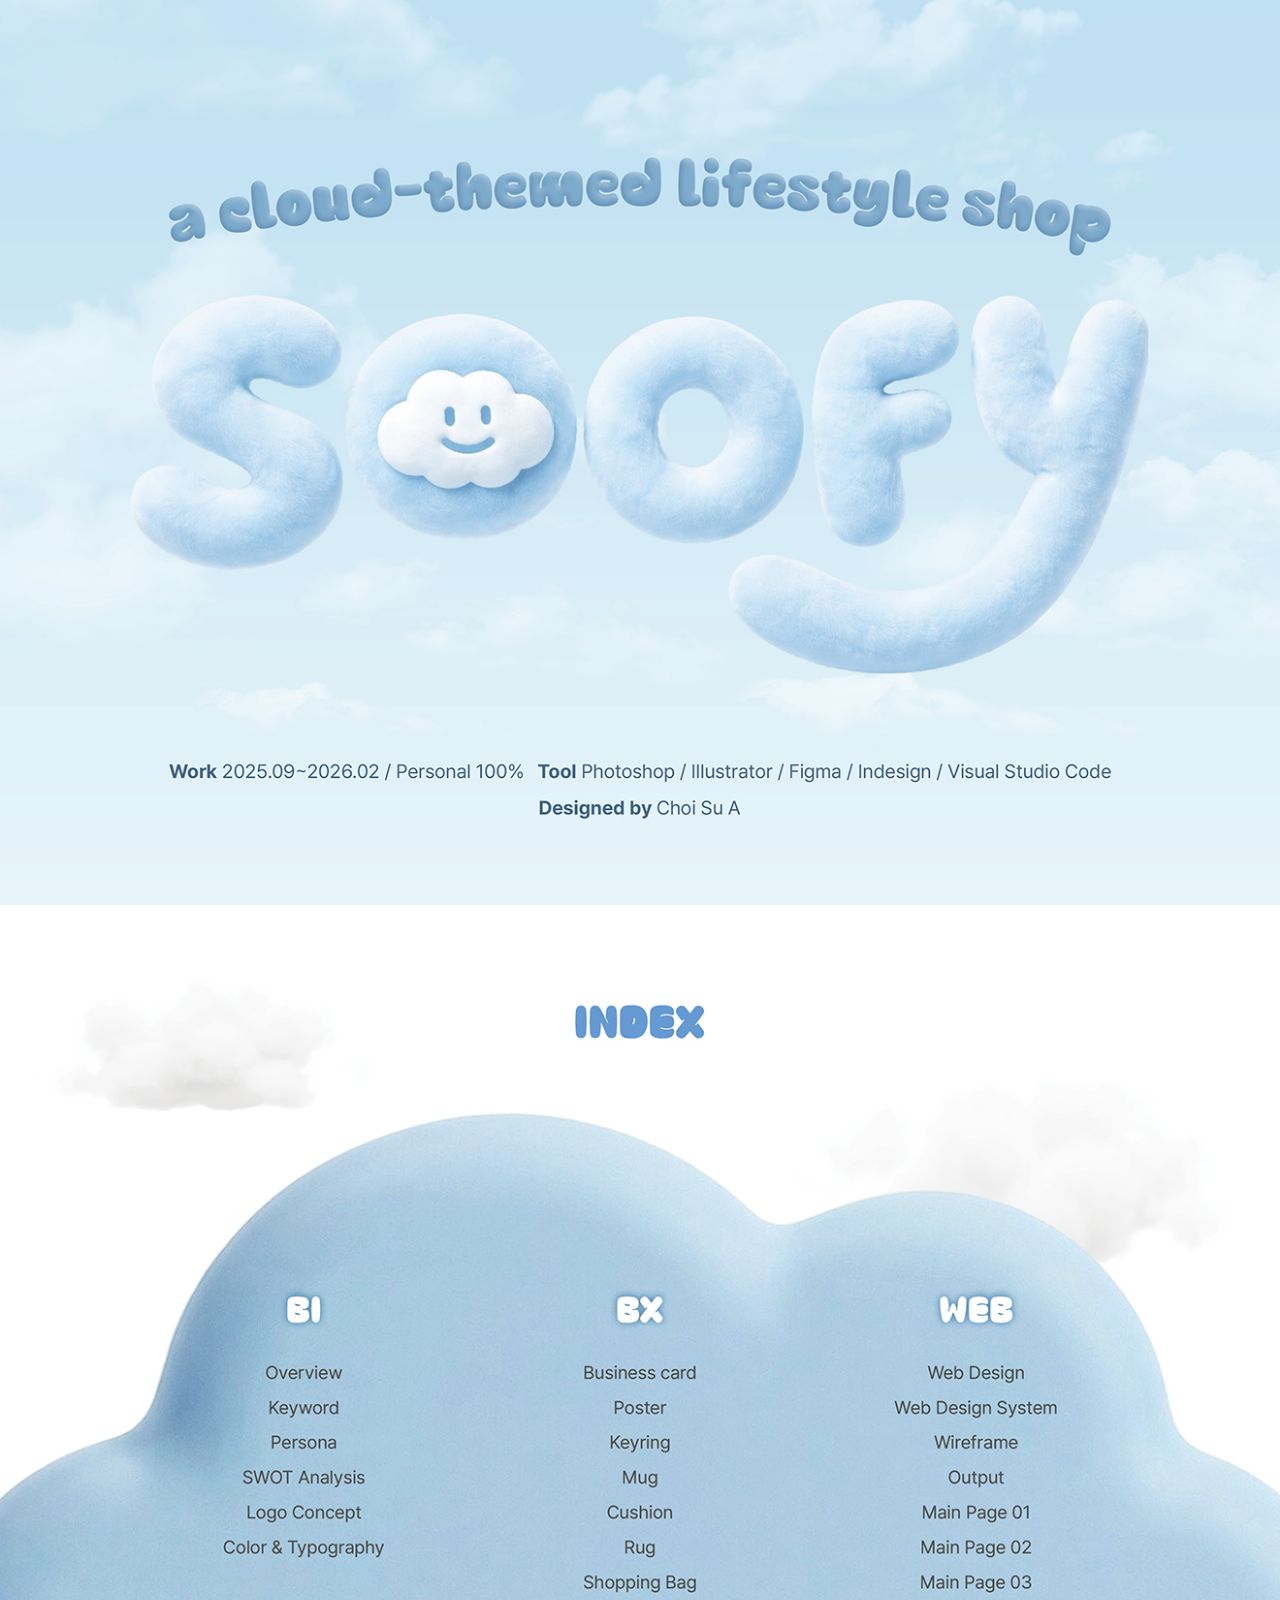
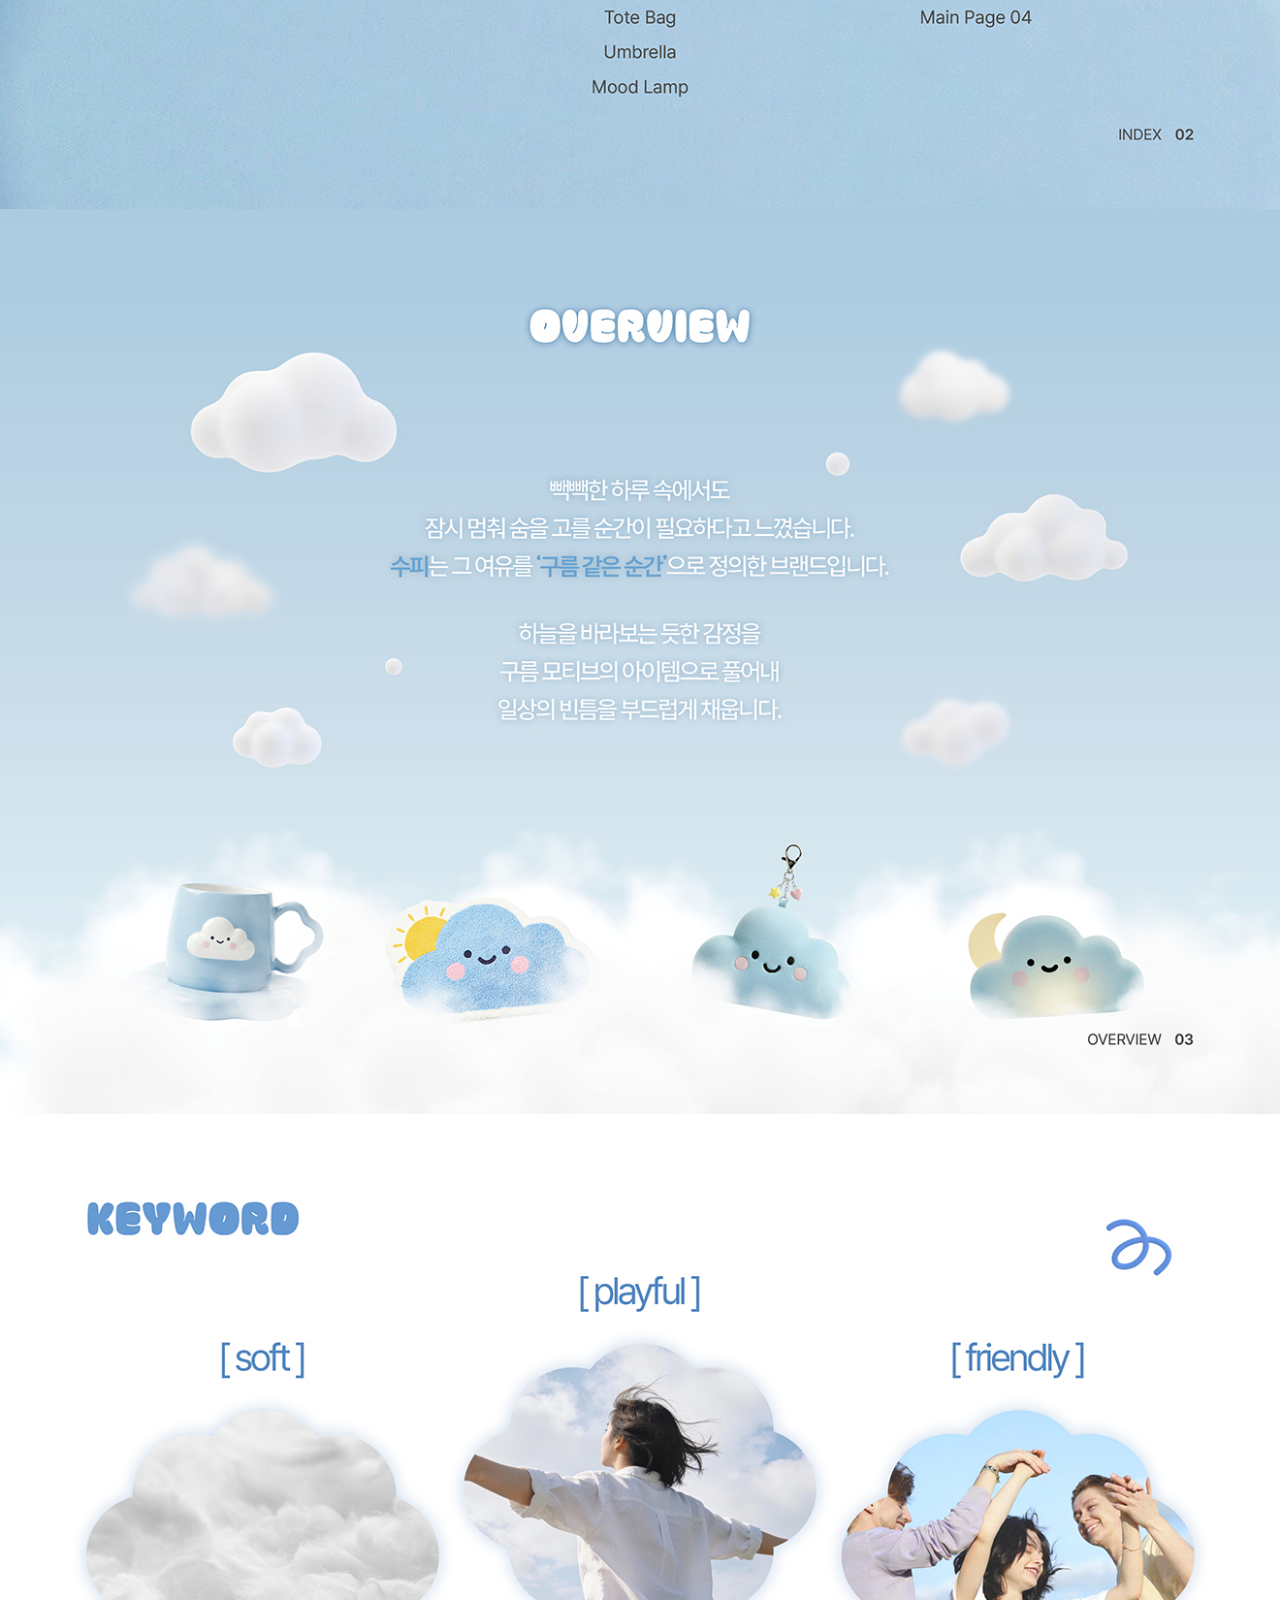
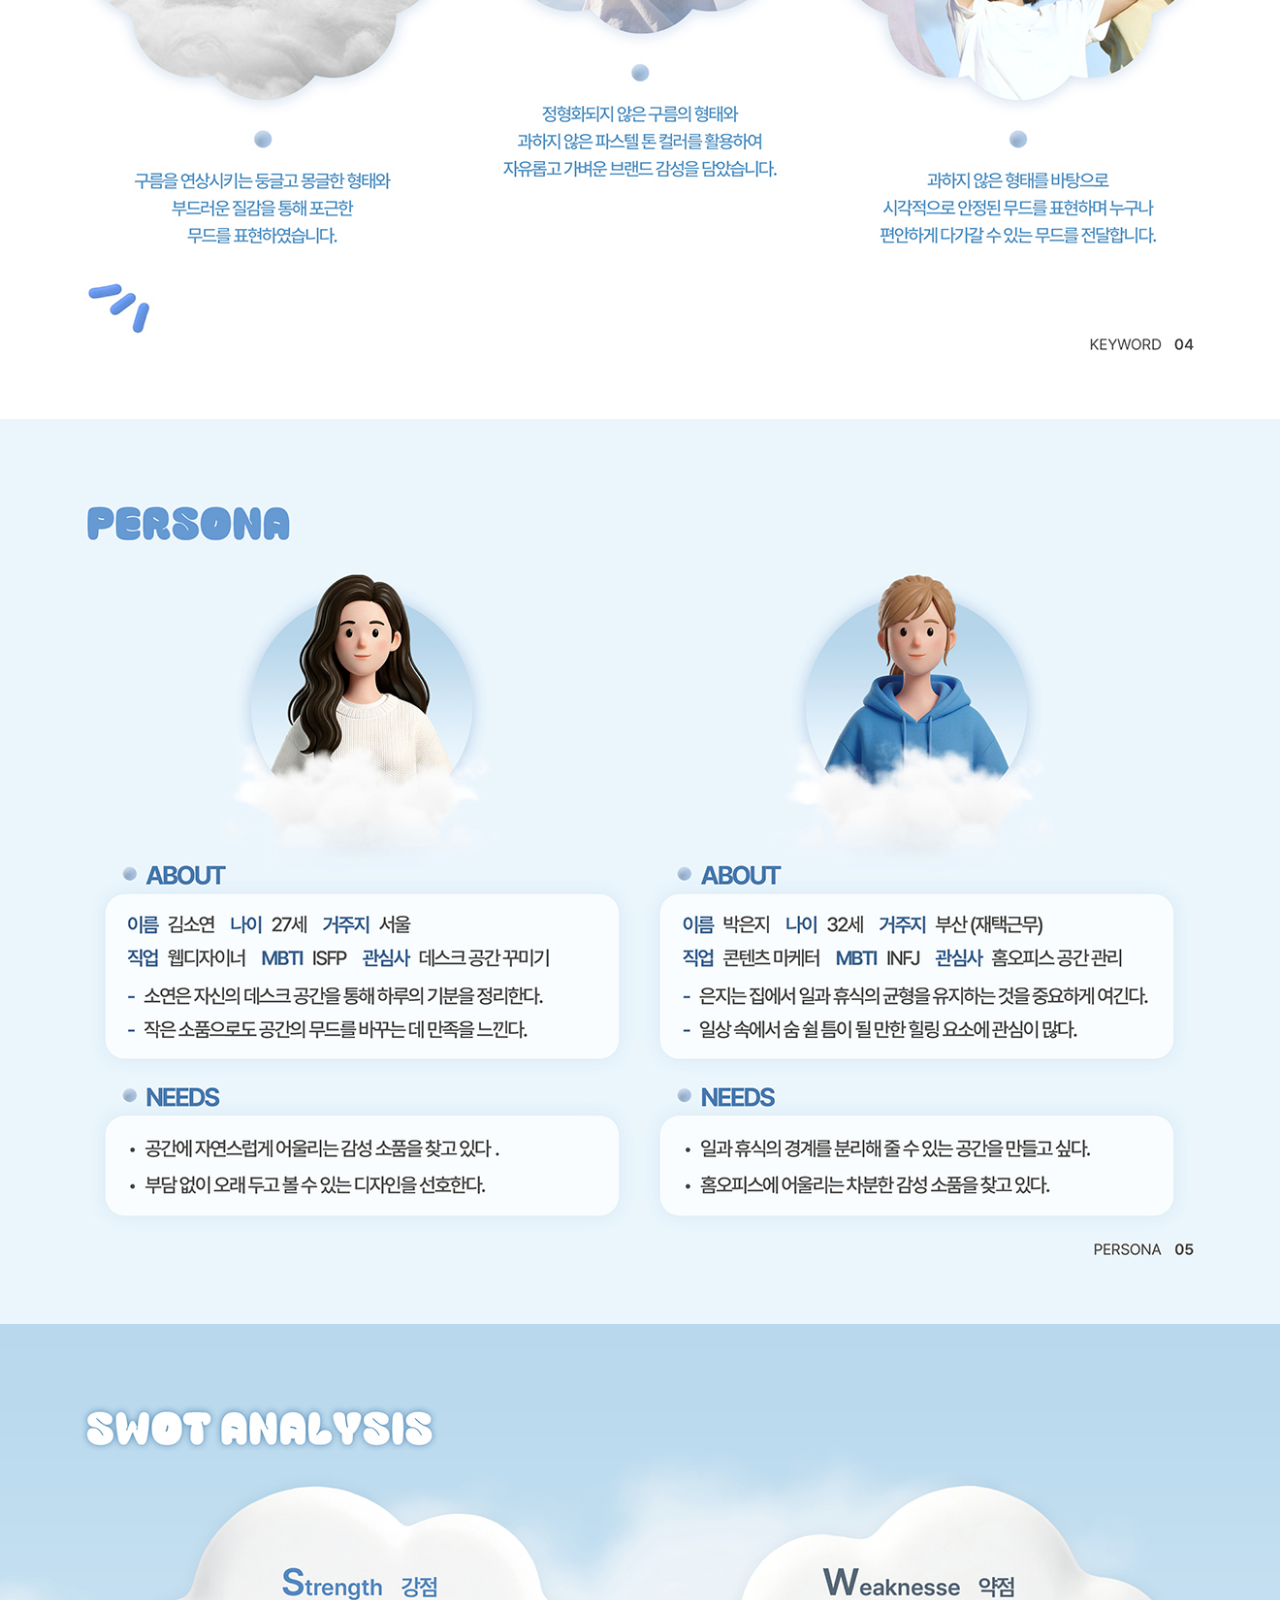
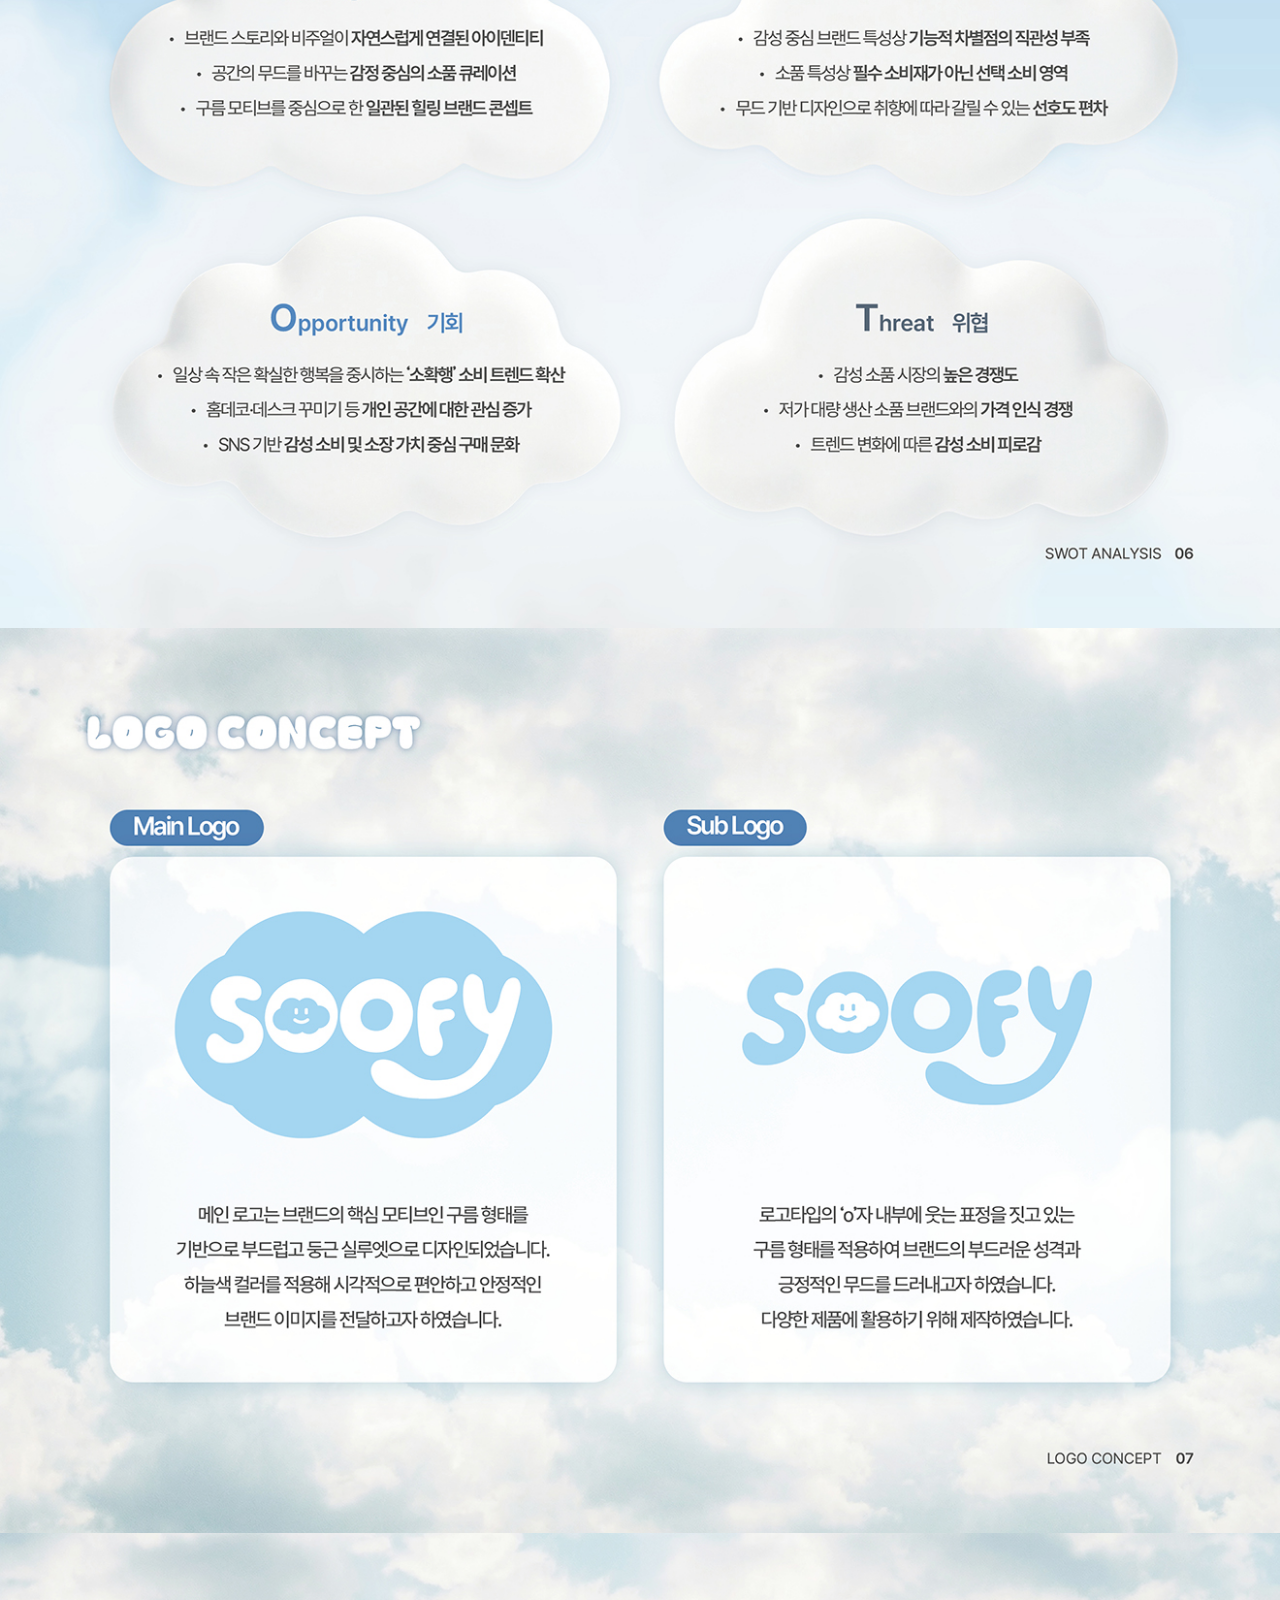
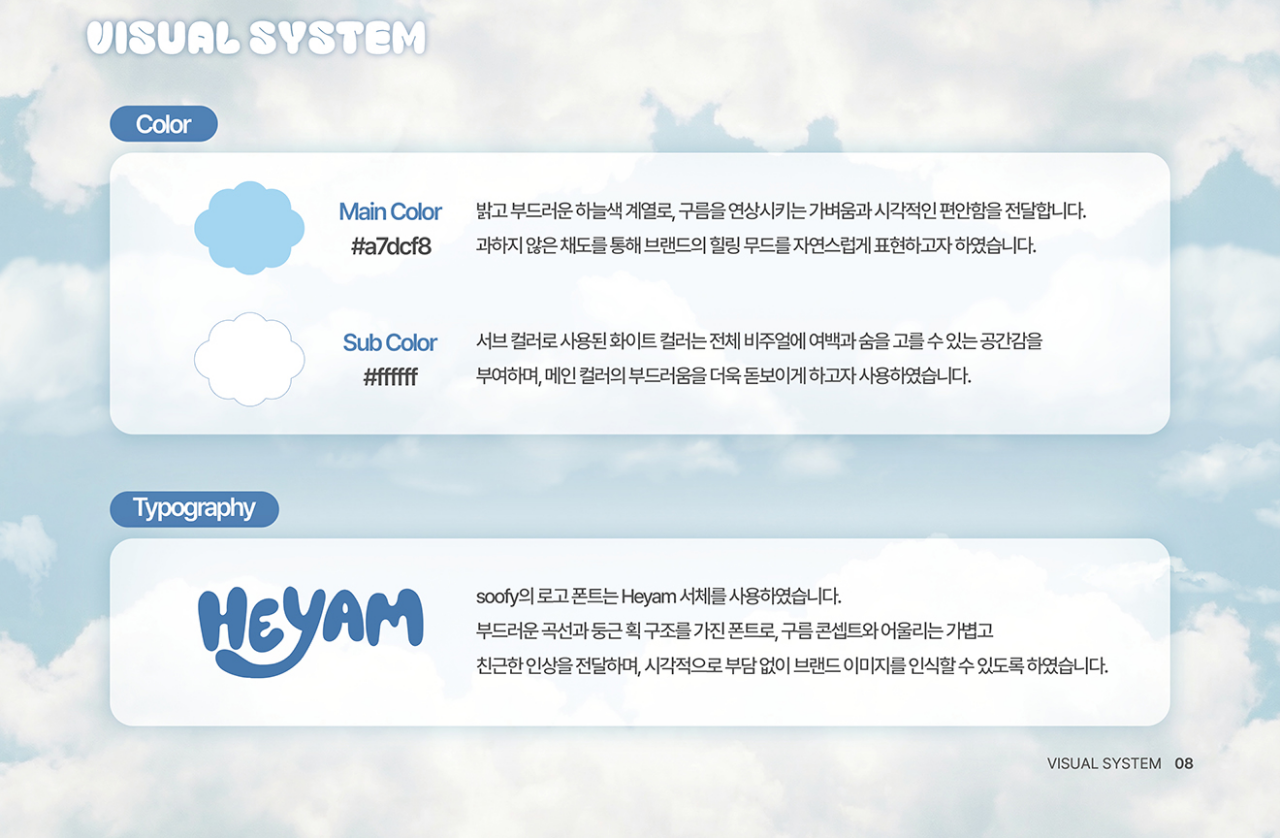
<file: guide/bibx.html>
<!doctype html>
<html>

<head>
    <title>BI&BX Guide</title>
    <meta charset="utf-8">
    <meta name="viewport" content="width=device-width, initial-scale=1">
    <meta http-equiv="X-UA-Compatible" content="IE=edge">
    <link rel="icon" type="image/png" href="./guide_img/favicon.png">
    <style>
        * {
            margin: 0;
            padding: 0;
        }

        a {
            text-decoration: none;
            color: #000;
        }

        img {
            vertical-align: middle;
        }

        .fixed_box {
            position: fixed;
            bottom: 40px;
            right: 40px;
            width: 40px;
            opacity: 0;
            pointer-events: none;
            transform: translateY(20px);
            transition: opacity 0.5s ease, transform 0.5s ease;
        }

        .fixed_box.show {
            opacity: 1;
            pointer-events: auto;
            transform: translateY(0);
        }

        .fixed_box:hover {
            transform: translateY(-5px);
        }

        #top {
            max-width: 1320px;
            margin: 0 auto;

        }

        #top img {
            width: 100%;
            display: block;
        }
    </style>
</head>

<body>
    <!--완성된 pdf 이미지를 1320크기로 뽑아서, 죽 나열하시면 됩니다!-->
    <div id="top">
        <img src="./guide_img/1.jpg" class="guide1"><!--가이드 이미지 경로 지정하기-->
        <img src="./guide_img/2.jpg" class="guide2"><!--가이드 이미지 경로 지정하기-->
        <img src="./guide_img/3.jpg" class="guide3"><!--가이드 이미지 경로 지정하기-->
        <img src="./guide_img/4.jpg" class="guide4"><!--가이드 이미지 경로 지정하기-->
        <img src="./guide_img/5.jpg" class="guide5"><!--가이드 이미지 경로 지정하기-->
        <img src="./guide_img/6.jpg" class="guide6"><!--가이드 이미지 경로 지정하기-->
        <img src="./guide_img/7.jpg" class="guide7"><!--가이드 이미지 경로 지정하기-->
        <img src="./guide_img/8.jpg" class="guide8"><!--가이드 이미지 경로 지정하기-->
    </div>
    <div class="fixed_box">
        <a href="#top" class="top_btn"><!--href부분은 이미지를 감싼 div에 있는 id이름과 동일하게 설정.-->
            <img src="./guide_img/top.png" alt="top">
        </a>
    </div>


    <!--이동시 부드럽게 이동시키기 위해 추가한 구문 시작. script쪽 전부 삭제가능.-->
    <script src="https://code.jquery.com/jquery-1.12.4.min.js"
        integrity="sha256-ZosEbRLbNQzLpnKIkEdrPv7lOy9C27hHQ+Xp8a4MxAQ=" crossorigin="anonymous"></script>
    <script>
        $(function () {
            $('a[href*="#"]:not([href="#"])').click(function () {
                if (location.pathname.replace(/^\//, '') == this.pathname.replace(/^\//, '') && location.hostname == this.hostname) {
                    var target = $(this.hash);
                    target = target.length ? target : $('[name=' + this.hash.slice(1) + ']');
                    if (target.length) {
                        $('html, body').animate({
                            scrollTop: target.offset().top
                        }, 500);//움직이는 시간 조정
                        return false;
                    }
                }
            });
        });
    </script>
    <!--이동시 부드럽게 이동시키기 위해 추가한 구문 끝. 삭제가능.-->

    <!-- Top 버튼 사라졌다가 나타나기 -->
    <script>
        $(window).scroll(function () {
            if ($(window).scrollTop() > 100) {
                $('.fixed_box').addClass('show');
            } else {
                $('.fixed_box').removeClass('show');
            }
        });
    </script>
</body>

</html>
</file>
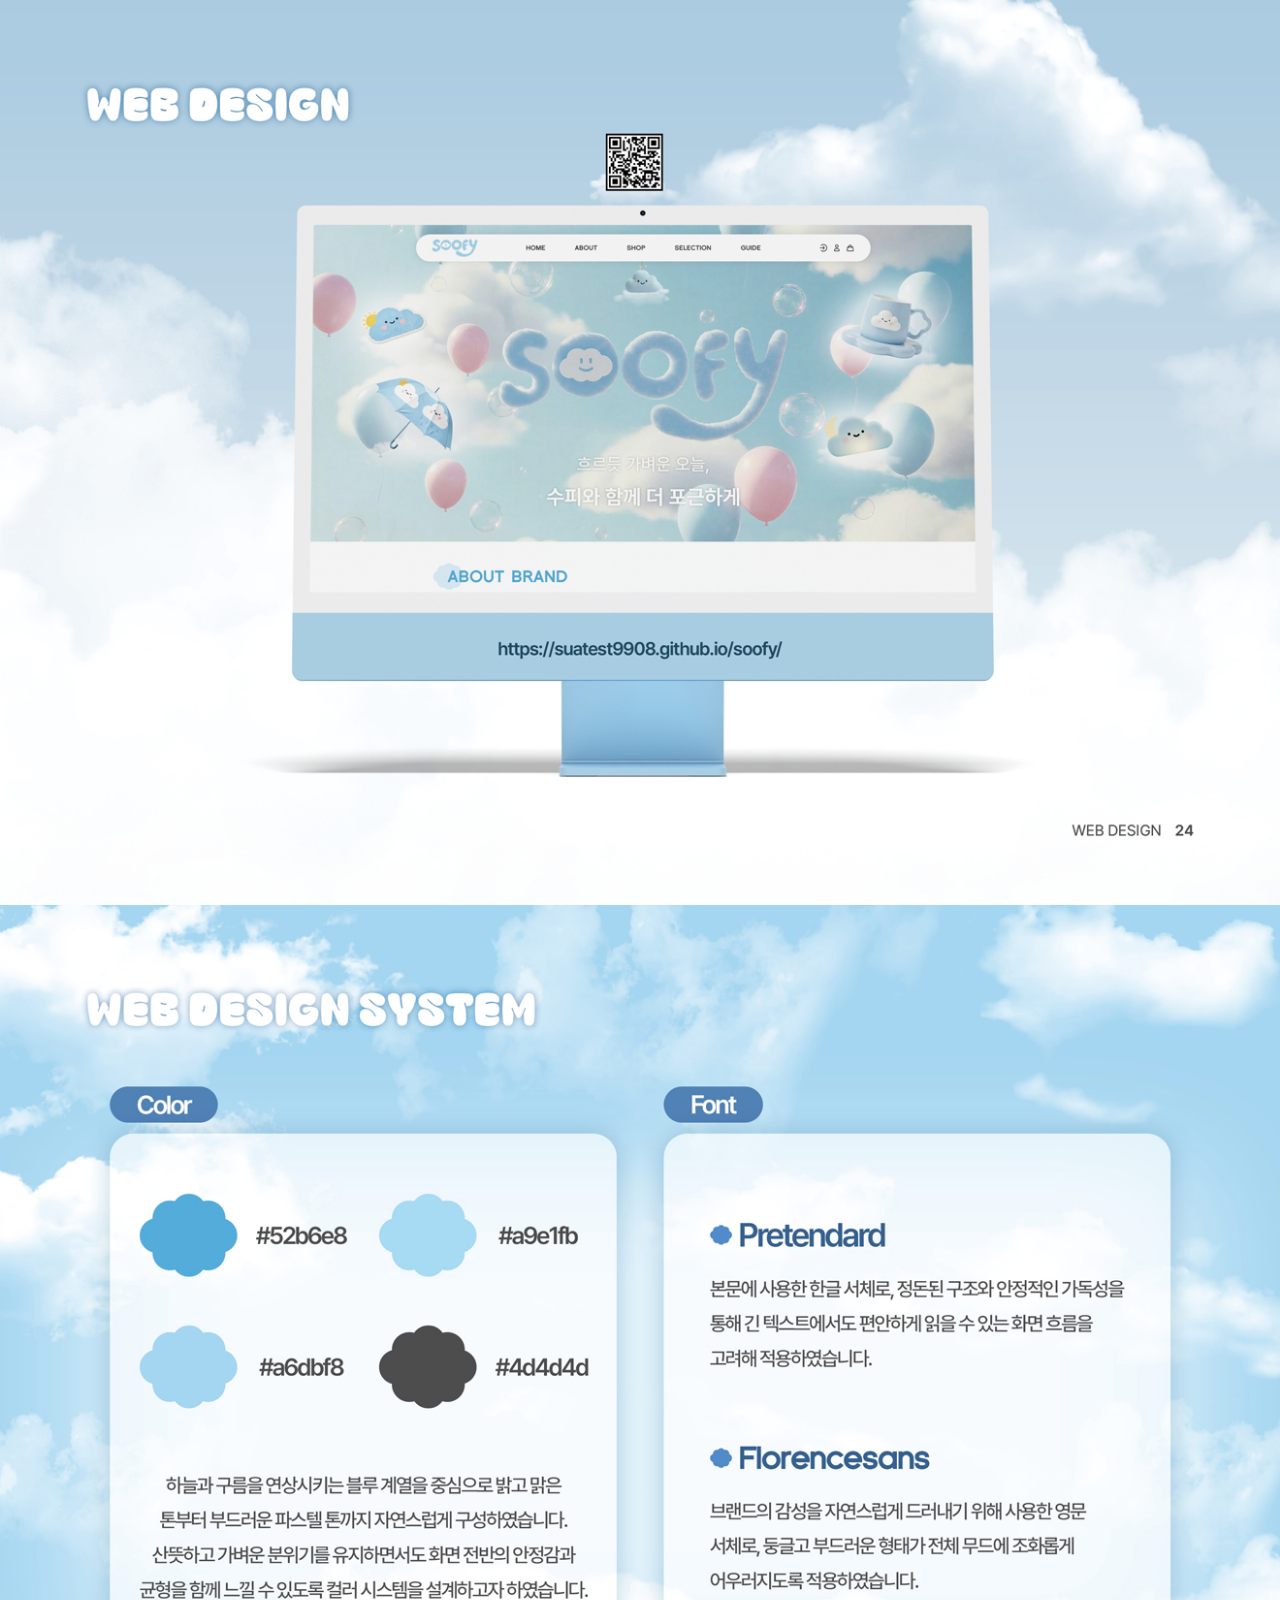
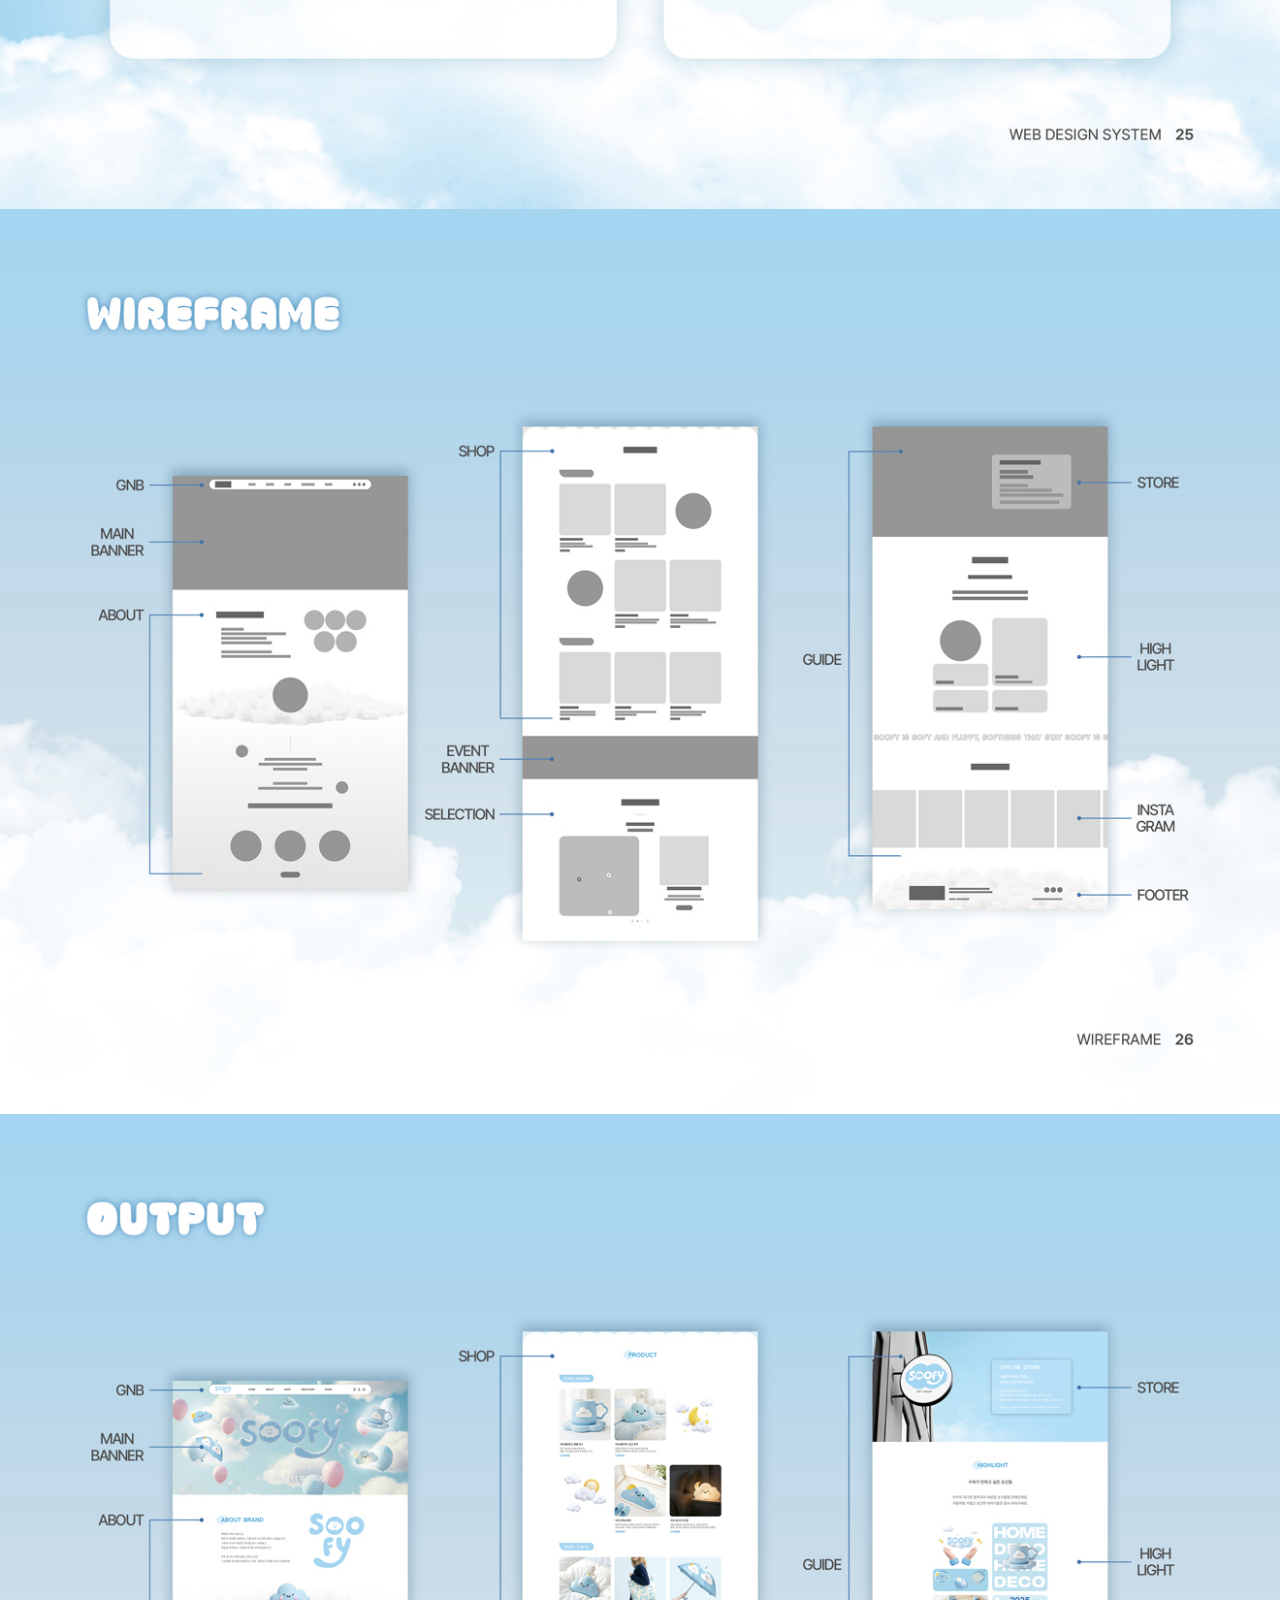
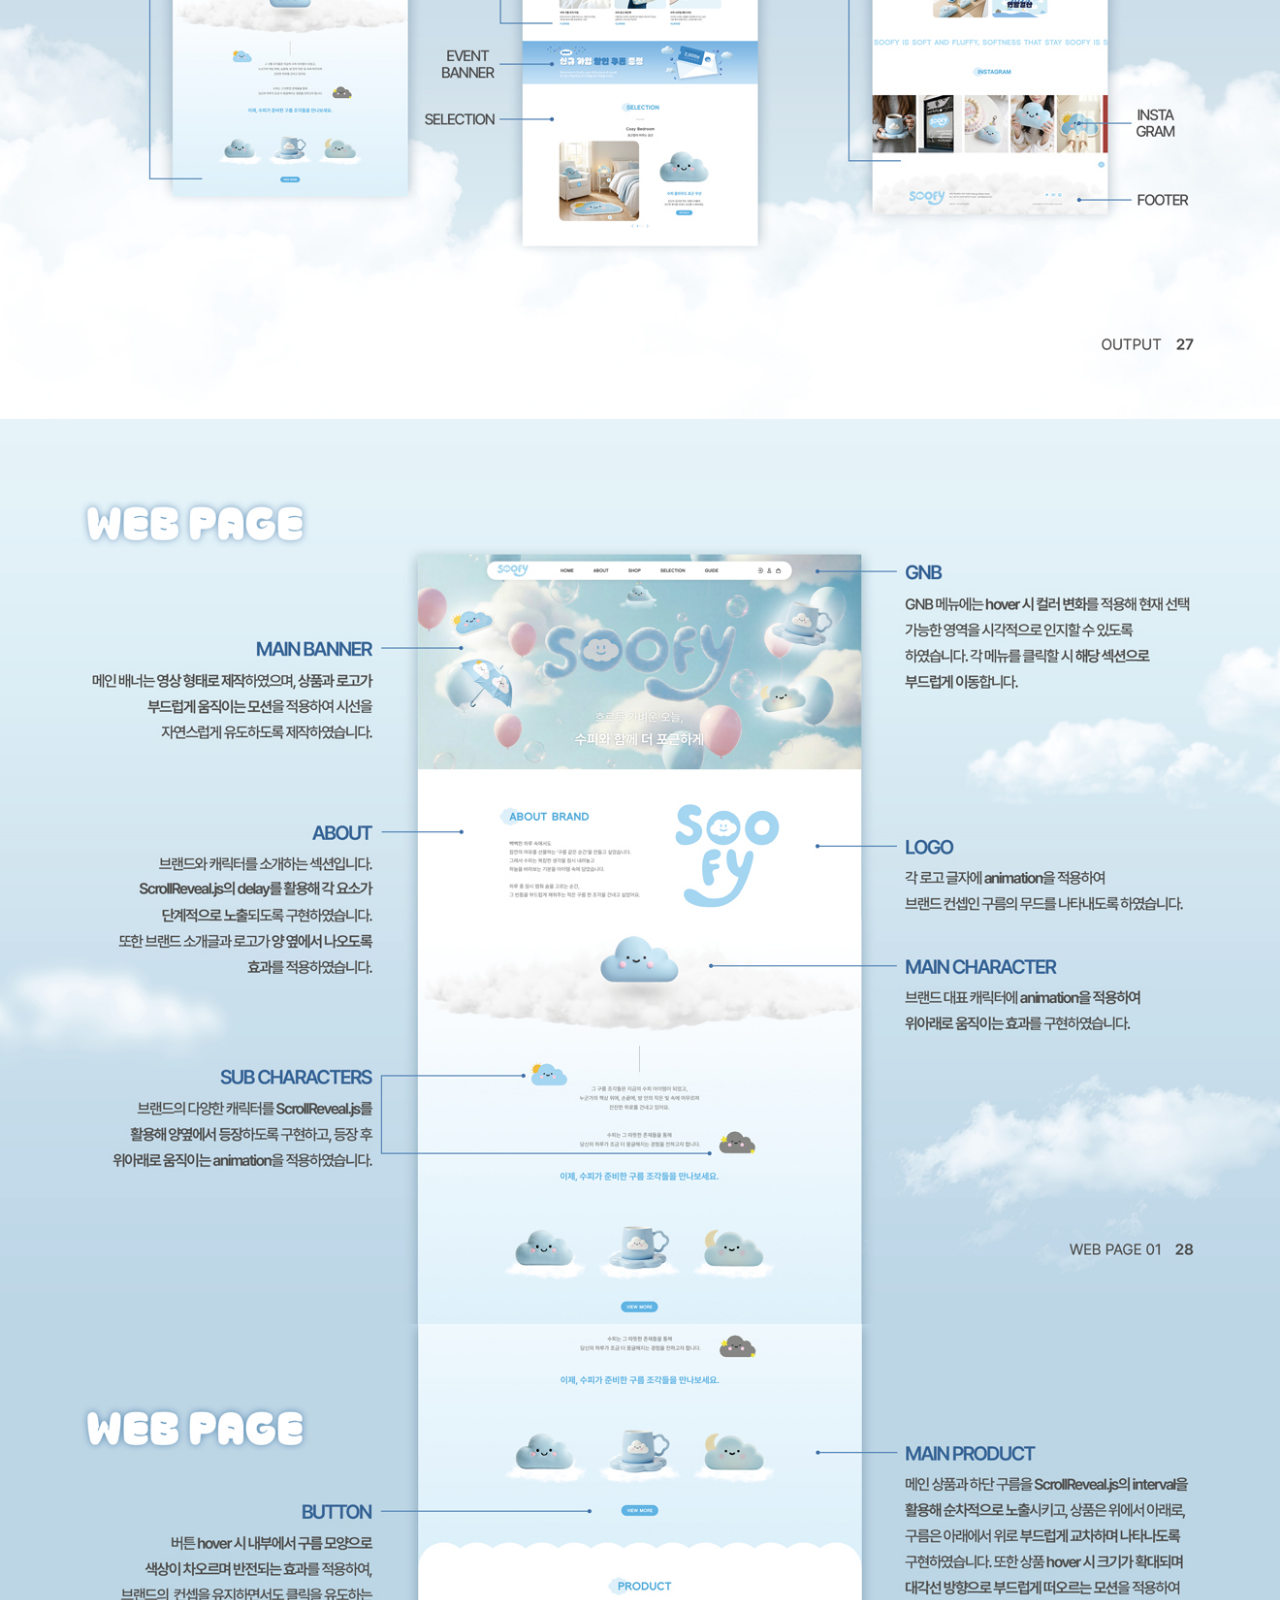
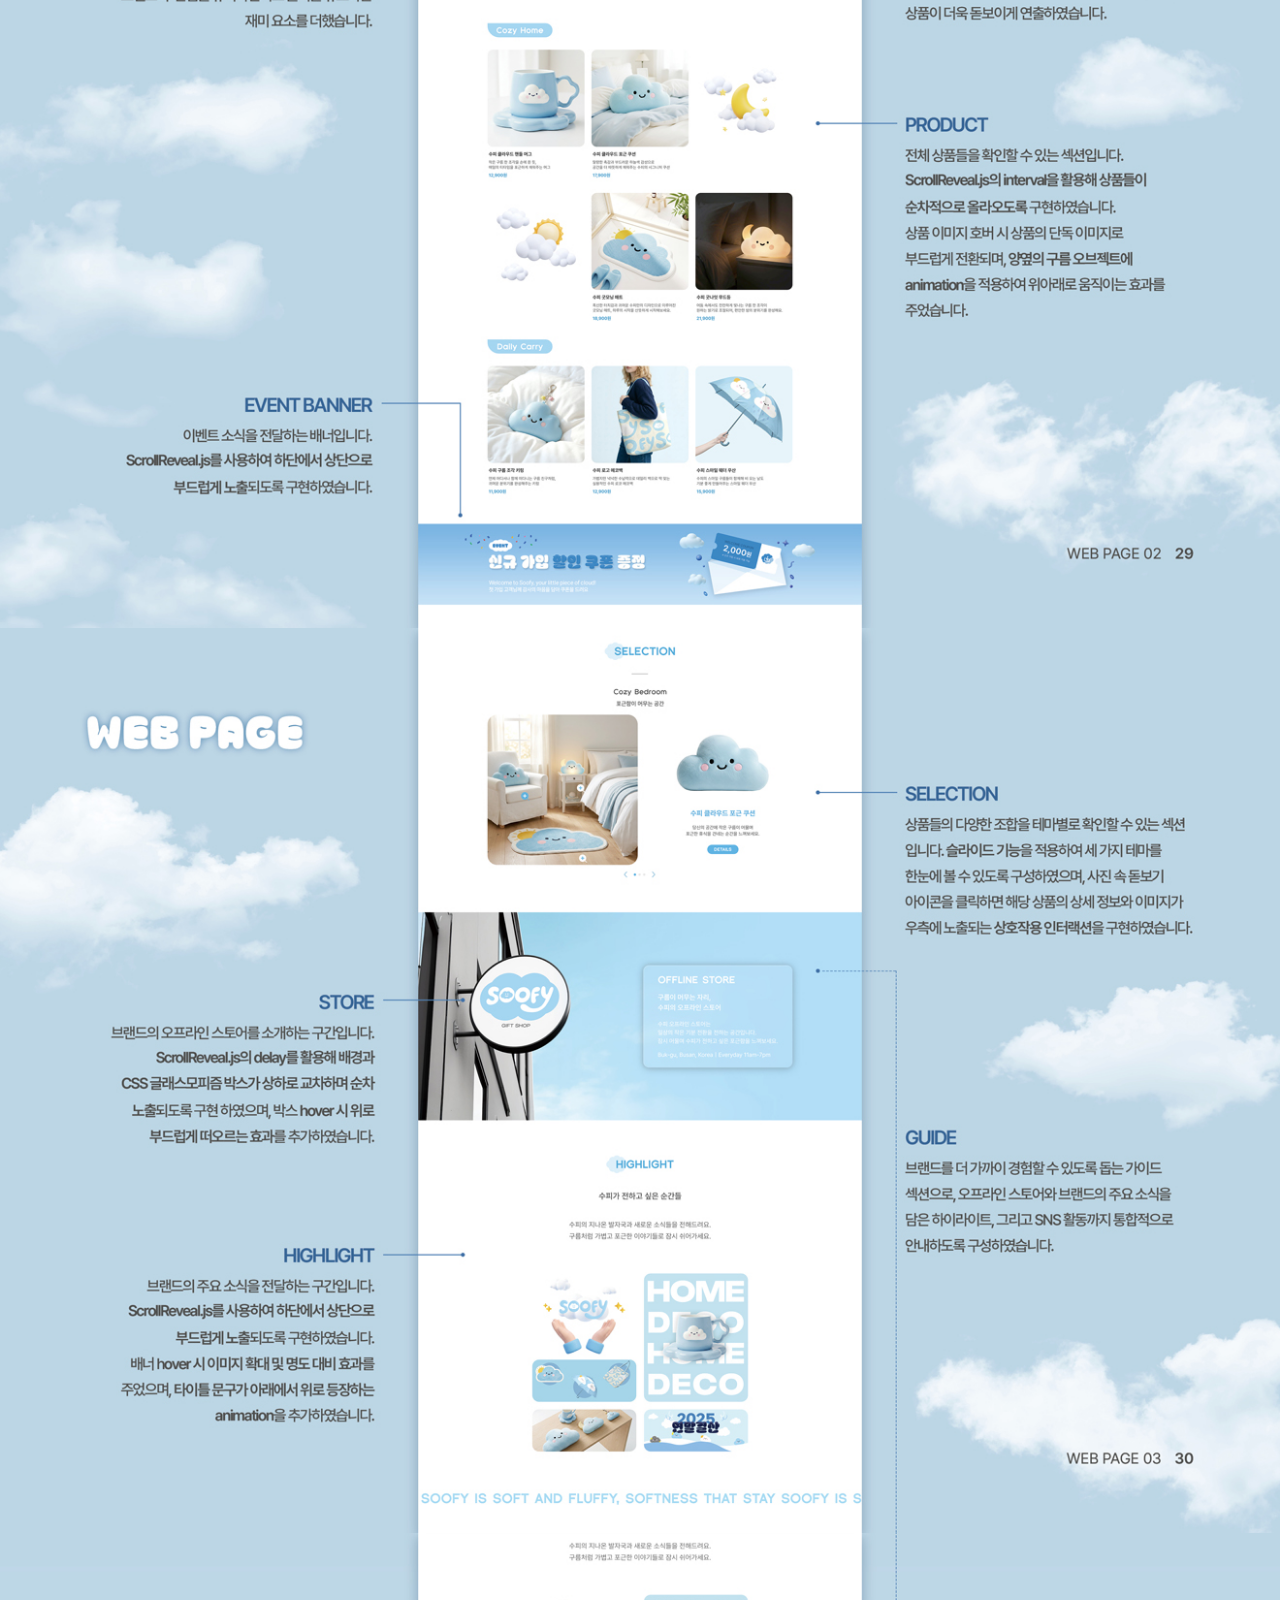
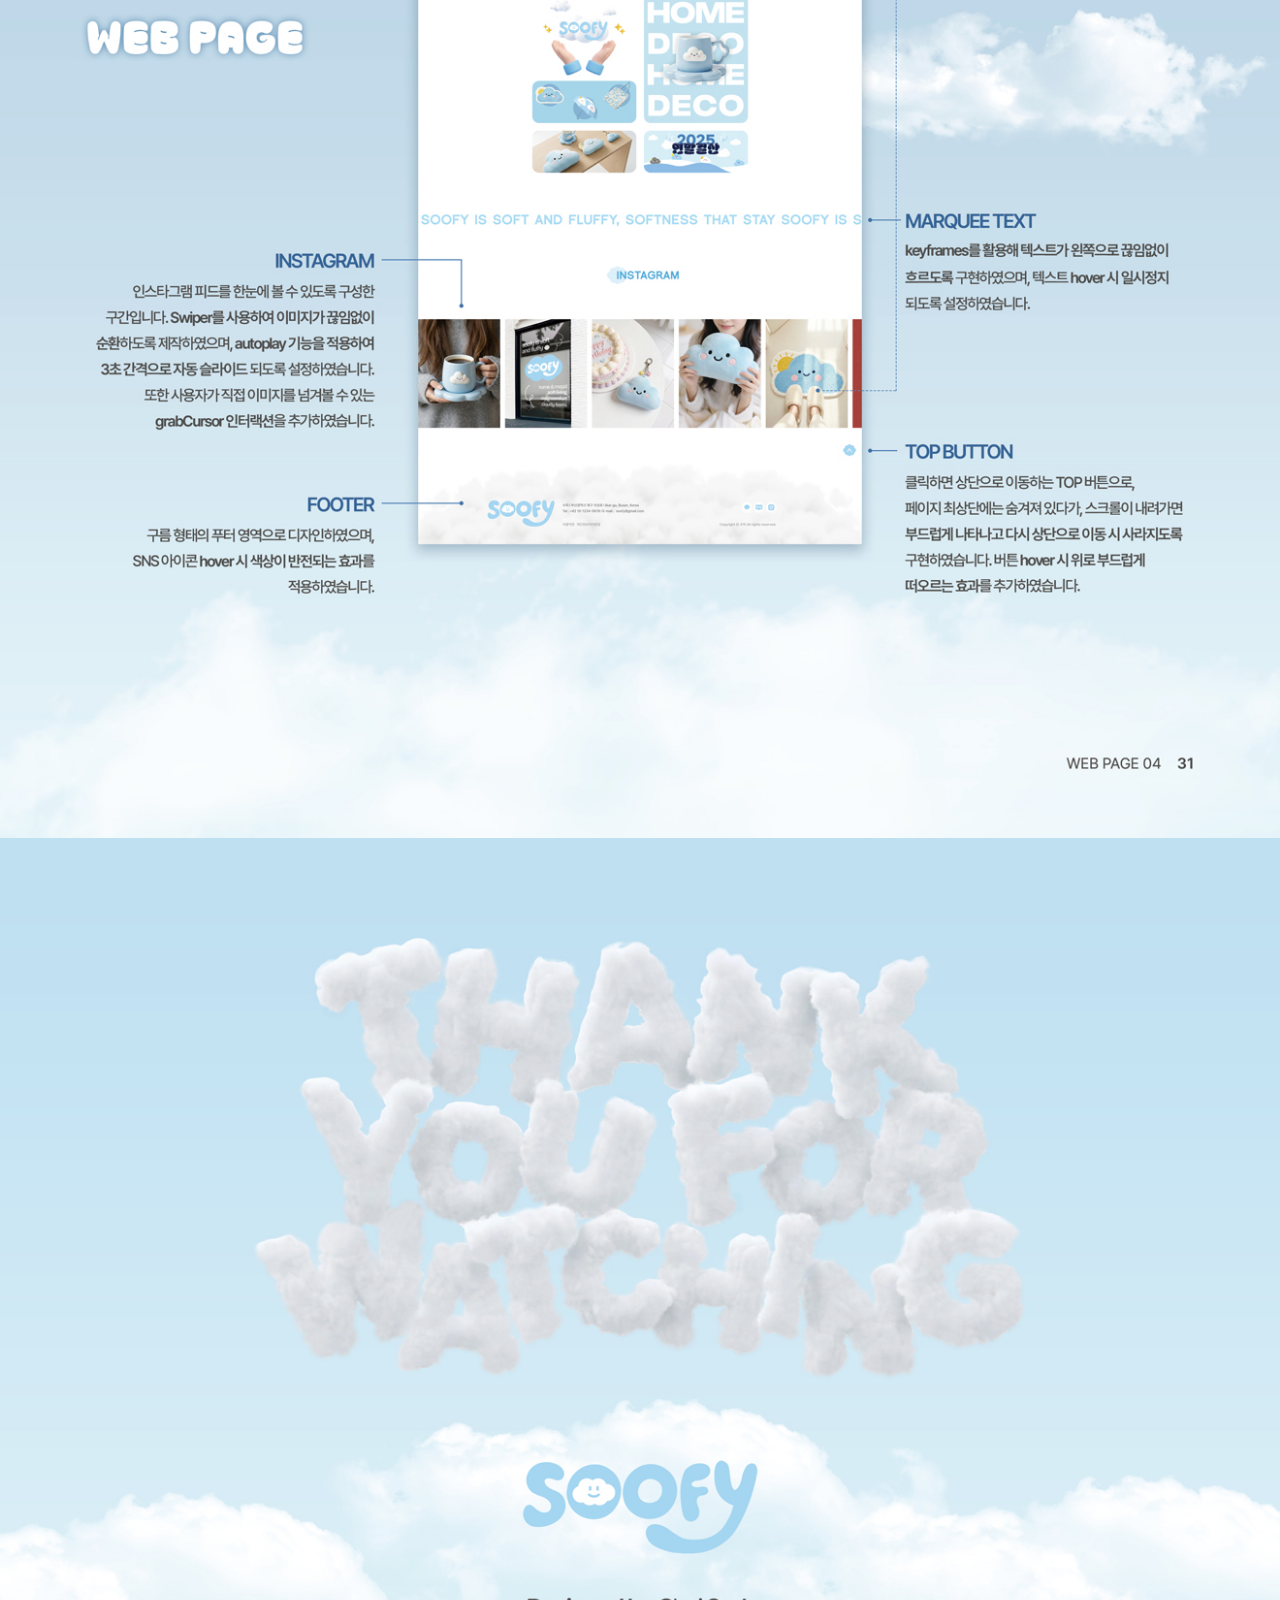
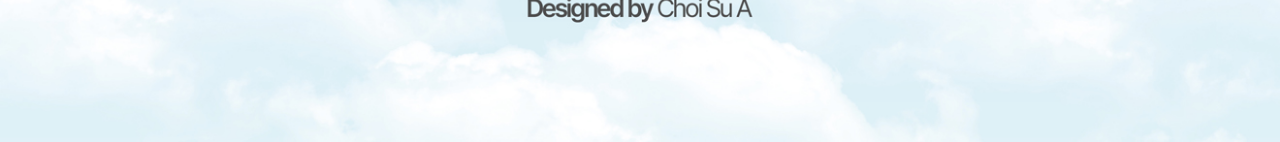
<file: guide/web.html>
<!doctype html>
<html>

<head>
    <title>WEB Guide</title>
    <meta charset="utf-8">
    <meta name="viewport" content="width=device-width, initial-scale=1">
    <meta http-equiv="X-UA-Compatible" content="IE=edge">
    <link rel="icon" type="image/png" href="./guide_img/favicon.png">
    <style>
        * {
            margin: 0;
            padding: 0;
        }

        a {
            text-decoration: none;
            color: #000;
        }

        img {
            vertical-align: middle;
        }

        .fixed_box {
            position: fixed;
            bottom: 40px;
            right: 40px;
            width: 40px;
            opacity: 0;
            pointer-events: none;
            transform: translateY(20px);
            transition: opacity 0.5s ease, transform 0.5s ease;
        }

        .fixed_box.show {
            opacity: 1;
            pointer-events: auto;
            transform: translateY(0);
        }

        .fixed_box:hover {
            transform: translateY(-5px);
        }

        #top {
            max-width: 1320px;
            margin: 0 auto;

        }

        #top img {
            width: 100%;
            display: block;
        }
    </style>
</head>

<body>
    <!--완성된 pdf 이미지를 1320크기로 뽑아서, 죽 나열하시면 됩니다!-->
    <div id="top">
        <img src="./guide_img/24.jpg" class="guide24"><!--가이드 이미지 경로 지정하기-->
        <img src="./guide_img/25.jpg" class="guide25"><!--가이드 이미지 경로 지정하기-->
        <img src="./guide_img/26.jpg" class="guide26"><!--가이드 이미지 경로 지정하기-->
        <img src="./guide_img/27.jpg" class="guide27"><!--가이드 이미지 경로 지정하기-->
        <img src="./guide_img/28.jpg" class="guide28"><!--가이드 이미지 경로 지정하기-->
        <img src="./guide_img/29.jpg" class="guide29"><!--가이드 이미지 경로 지정하기-->
        <img src="./guide_img/30.jpg" class="guide30"><!--가이드 이미지 경로 지정하기-->
        <img src="./guide_img/31.jpg" class="guide31"><!--가이드 이미지 경로 지정하기-->
        <img src="./guide_img/32.jpg" class="guide32"><!--가이드 이미지 경로 지정하기-->
    </div>
    <div class="fixed_box">
        <a href="#top" class="top_btn"><!--href부분은 이미지를 감싼 div에 있는 id이름과 동일하게 설정.-->
            <img src="./guide_img/top.png" alt="top">
        </a>
    </div>


    <!--이동시 부드럽게 이동시키기 위해 추가한 구문 시작. script쪽 전부 삭제가능.-->
    <script src="https://code.jquery.com/jquery-1.12.4.min.js"
        integrity="sha256-ZosEbRLbNQzLpnKIkEdrPv7lOy9C27hHQ+Xp8a4MxAQ=" crossorigin="anonymous"></script>
    <script>
        $(function () {
            $('a[href*="#"]:not([href="#"])').click(function () {
                if (location.pathname.replace(/^\//, '') == this.pathname.replace(/^\//, '') && location.hostname == this.hostname) {
                    var target = $(this.hash);
                    target = target.length ? target : $('[name=' + this.hash.slice(1) + ']');
                    if (target.length) {
                        $('html, body').animate({
                            scrollTop: target.offset().top
                        }, 500);//움직이는 시간 조정
                        return false;
                    }
                }
            });
        });
    </script>
    <!--이동시 부드럽게 이동시키기 위해 추가한 구문 끝. 삭제가능.-->

    <!-- Top 버튼 사라졌다가 나타나기 -->
    <script>
        $(window).scroll(function () {
            if ($(window).scrollTop() > 100) {
                $('.fixed_box').addClass('show');
            } else {
                $('.fixed_box').removeClass('show');
            }
        });
    </script>
</body>

</html>
</file>
